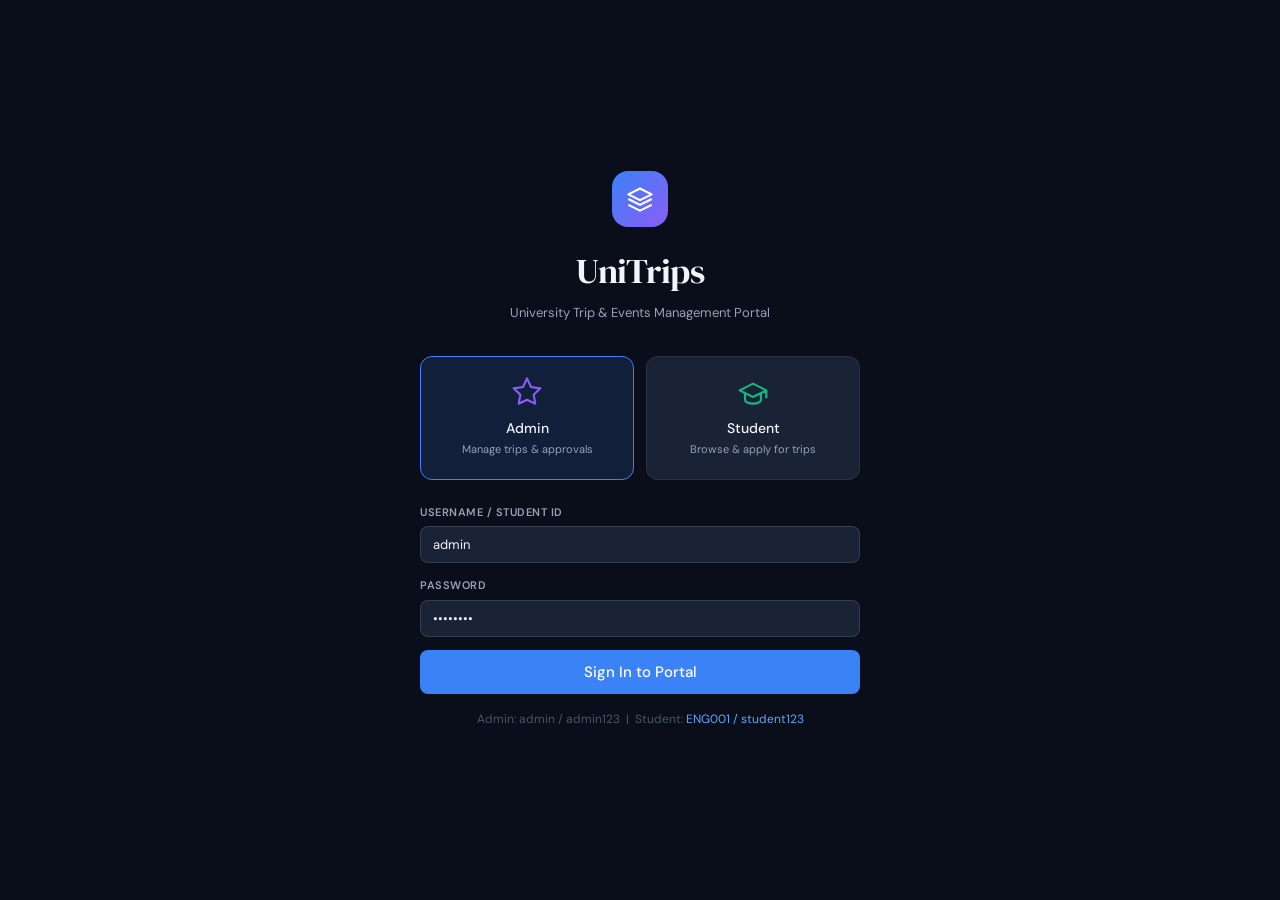
<file: index.html>
<!DOCTYPE html>
<html lang="en">
<head>
<meta charset="UTF-8">
<meta name="viewport" content="width=device-width, initial-scale=1.0">
<title>UniTrips — University Trip Management Portal</title>
<link href="https://fonts.googleapis.com/css2?family=DM+Serif+Display:ital@0;1&family=DM+Sans:wght@300;400;500;600&display=swap" rel="stylesheet">
<link rel="stylesheet" href="index.css">
</head>
<body>

<!-- ════════════════ LOGIN ════════════════ -->
<div id="login-screen">
  <div class="login-wrap">
    <div class="login-logo">
      <div class="logo-mark">
        <svg width="28" height="28" fill="none" viewBox="0 0 24 24"><path d="M12 3L2 8l10 5 10-5-10-5z" stroke="#fff" stroke-width="1.8" stroke-linejoin="round"/><path d="M2 12l10 5 10-5" stroke="#fff" stroke-width="1.8" stroke-linejoin="round"/><path d="M2 17l10 5 10-5" stroke="#fff" stroke-width="1.8" stroke-linejoin="round"/></svg>
      </div>
      <h1>UniTrips</h1>
      <p>University Trip &amp; Events Management Portal</p>
    </div>
    <div class="role-cards">
      <div class="role-card selected" onclick="selectRole('admin')" id="role-admin">
        <svg width="32" height="32" fill="none" viewBox="0 0 24 24"><path d="M12 1l3 6.5L22 8.5l-5 4.8 1.2 6.7L12 17l-6.2 3 1.2-6.7L2 8.5l7-.999L12 1z" stroke="#8b5cf6" stroke-width="1.6" stroke-linejoin="round"/></svg>
        <div class="role-name">Admin</div>
        <div class="role-desc">Manage trips &amp; approvals</div>
      </div>
      <div class="role-card" onclick="selectRole('student')" id="role-student">
        <svg width="32" height="32" fill="none" viewBox="0 0 24 24"><path d="M22 10v6M2 10l10-5 10 5-10 5-10-5z" stroke="#10b981" stroke-width="1.6" stroke-linejoin="round"/><path d="M6 12v5c0 1.657 2.686 3 6 3s6-1.343 6-3v-5" stroke="#10b981" stroke-width="1.6" stroke-linejoin="round"/></svg>
        <div class="role-name">Student</div>
        <div class="role-desc">Browse &amp; apply for trips</div>
      </div>
    </div>
    <div class="fg">
      <label>Username / Student ID</label>
      <input type="text" id="login-user" placeholder="e.g. admin or ENG001" value="admin">
    </div>
    <div class="fg">
      <label>Password</label>
      <input type="password" id="login-pass" placeholder="••••••••" value="admin123">
    </div>
    <button class="btn-login" onclick="doLogin()">Sign In to Portal</button>
    <div class="demo-hint">
      Admin: admin / admin123 &nbsp;|&nbsp; Student: <span onclick="fillStudent()">ENG001 / student123</span>
    </div>
  </div>
</div>

<!-- ════════════════ APP SHELL ════════════════ -->
<div id="app-shell">
  <div class="layout">
    <!-- SIDEBAR -->
    <div class="sidebar" id="sidebar">
      <div class="sidebar-header">
        <div class="sidebar-logo">
          <div class="mark">
            <svg width="16" height="16" fill="none" viewBox="0 0 24 24"><path d="M12 3L2 8l10 5 10-5-10-5z" stroke="#fff" stroke-width="2" stroke-linejoin="round"/><path d="M2 17l10 5 10-5M2 12l10 5 10-5" stroke="#fff" stroke-width="2" stroke-linejoin="round"/></svg>
          </div>
          <div><div class="brand">UniTrips</div><div class="ver">Portal v2.0</div></div>
        </div>
      </div>
      <div class="sidebar-user">
        <div class="avatar" id="sb-avatar"></div>
        <div><div class="user-name" id="sb-name"></div><div class="user-role" id="sb-role"></div></div>
      </div>
      <div id="sidebar-nav"></div>
      <div class="sidebar-footer">
        <div class="logout-btn" onclick="doLogout()">
          <svg width="15" height="15" fill="none" viewBox="0 0 24 24"><path d="M9 21H5a2 2 0 01-2-2V5a2 2 0 012-2h4M16 17l5-5-5-5M21 12H9" stroke="currentColor" stroke-width="1.8" stroke-linecap="round" stroke-linejoin="round"/></svg>
          Sign Out
        </div>
      </div>
    </div>

    <!-- MAIN -->
    <div class="main" id="main-content">
      <!-- panels injected here -->
    </div>
  </div>
</div>

<!-- MODAL -->
<div class="modal-backdrop" id="modal" onclick="maybeClose(event)">
  <div class="modal-box" id="modal-box"></div>
</div>

<!-- TOAST -->
<div class="toast-stack" id="toasts"></div>

<script src="index.js"></script>
</body>
</html>
</file>
<file: index.css>
:root {
  --bg: #0a0e1a;
  --bg2: #111827;
  --bg3: #1a2235;
  --bg4: #212d42;
  --accent: #3b82f6;
  --accent2: #60a5fa;
  --accent-glow: rgba(59,130,246,0.15);
  --gold: #f59e0b;
  --gold2: #fcd34d;
  --green: #10b981;
  --green2: #34d399;
  --red: #ef4444;
  --red2: #f87171;
  --purple: #8b5cf6;
  --purple2: #a78bfa;
  --orange: #f97316;
  --teal: #14b8a6;
  --text: #f1f5f9;
  --text2: #94a3b8;
  --text3: #475569;
  --border: rgba(255,255,255,0.07);
  --border2: rgba(255,255,255,0.12);
  --radius: 12px;
  --radius2: 8px;
  --shadow: 0 4px 24px rgba(0,0,0,0.4);
}
*{box-sizing:border-box;margin:0;padding:0}
html,body{height:100%;overflow-x:hidden}
body{font-family:'DM Sans',sans-serif;background:var(--bg);color:var(--text);min-height:100vh;font-size:14px;line-height:1.6}
h1,h2,h3{font-family:'DM Serif Display',serif;font-weight:400}

/* ── SCROLLBAR ── */
::-webkit-scrollbar{width:4px}
::-webkit-scrollbar-track{background:var(--bg2)}
::-webkit-scrollbar-thumb{background:var(--bg4);border-radius:2px}

/* ── LOGIN ── */
#login-screen{position:fixed;inset:0;background:var(--bg);display:flex;align-items:center;justify-content:center;z-index:1000;padding:1rem}
.login-wrap{width:100%;max-width:440px}
.login-logo{text-align:center;margin-bottom:2rem}
.login-logo h1{font-size:2.2rem;color:var(--text);letter-spacing:-0.5px}
.login-logo p{color:var(--text2);font-size:13px;margin-top:4px}
.login-logo .logo-mark{width:56px;height:56px;background:linear-gradient(135deg,var(--accent),var(--purple));border-radius:16px;display:flex;align-items:center;justify-content:center;margin:0 auto 1rem}
.role-cards{display:grid;grid-template-columns:1fr 1fr;gap:12px;margin-bottom:1.5rem}
.role-card{background:var(--bg3);border:1.5px solid var(--border);border-radius:var(--radius);padding:1.25rem;cursor:pointer;transition:all .2s;text-align:center}
.role-card:hover{border-color:var(--border2);background:var(--bg4)}
.role-card.selected{border-color:var(--accent);background:var(--accent-glow)}
.role-card svg{display:block;margin:0 auto .5rem}
.role-card .role-name{font-weight:500;font-size:14px}
.role-card .role-desc{font-size:11px;color:var(--text2);margin-top:2px}
.form-group{margin-bottom:1rem}
.form-group label{display:block;font-size:12px;color:var(--text2);margin-bottom:5px;font-weight:500;text-transform:uppercase;letter-spacing:.5px}
.form-group input{width:100%;background:var(--bg3);border:1px solid var(--border2);border-radius:var(--radius2);padding:10px 14px;color:var(--text);font-family:'DM Sans',sans-serif;font-size:14px;transition:border-color .2s}
.form-group input:focus{outline:none;border-color:var(--accent)}
.form-group input::placeholder{color:var(--text3)}
.btn-login{width:100%;padding:12px;background:var(--accent);border:none;border-radius:var(--radius2);color:#fff;font-family:'DM Sans',sans-serif;font-size:15px;font-weight:500;cursor:pointer;transition:all .2s}
.btn-login:hover{background:#2563eb;transform:translateY(-1px)}
.demo-hint{text-align:center;margin-top:1rem;font-size:12px;color:var(--text3)}
.demo-hint span{color:var(--accent2);cursor:pointer}
.demo-hint span:hover{text-decoration:underline}

/* ── APP SHELL ── */
#app-shell{display:none;height:100vh;flex-direction:column}
#app-shell.visible{display:flex}

/* ── SIDEBAR ── */
.layout{display:flex;flex:1;overflow:hidden}
.sidebar{width:230px;background:var(--bg2);border-right:1px solid var(--border);display:flex;flex-direction:column;flex-shrink:0;overflow-y:auto}
.sidebar-header{padding:1.25rem 1rem 1rem;border-bottom:1px solid var(--border)}
.sidebar-logo{display:flex;align-items:center;gap:10px}
.sidebar-logo .mark{width:32px;height:32px;background:linear-gradient(135deg,var(--accent),var(--purple));border-radius:8px;display:flex;align-items:center;justify-content:center;flex-shrink:0}
.sidebar-logo .brand{font-family:'DM Serif Display',serif;font-size:18px;color:var(--text)}
.sidebar-logo .ver{font-size:10px;color:var(--text3);margin-top:-2px}
.sidebar-user{padding:.85rem 1rem;border-bottom:1px solid var(--border);display:flex;align-items:center;gap:10px}
.avatar{width:34px;height:34px;border-radius:50%;display:flex;align-items:center;justify-content:center;font-weight:600;font-size:13px;flex-shrink:0}
.avatar.admin{background:linear-gradient(135deg,#7c3aed,#4f46e5);color:#fff}
.avatar.student{background:linear-gradient(135deg,#059669,#0284c7);color:#fff}
.user-name{font-size:13px;font-weight:500}
.user-role{font-size:11px;color:var(--text2)}
.nav-section{padding:.75rem 0}
.nav-label{font-size:10px;text-transform:uppercase;letter-spacing:1px;color:var(--text3);padding:0 1rem .4rem;font-weight:600}
.nav-item{display:flex;align-items:center;gap:10px;padding:.55rem 1rem;cursor:pointer;transition:all .15s;border-left:2px solid transparent;color:var(--text2);font-size:13px;font-weight:400}
.nav-item:hover{background:var(--bg3);color:var(--text)}
.nav-item.active{background:var(--accent-glow);border-left-color:var(--accent);color:var(--accent2);font-weight:500}
.nav-item svg{flex-shrink:0;opacity:.7}
.nav-item.active svg{opacity:1}
.nav-badge{margin-left:auto;background:var(--red);color:#fff;font-size:10px;font-weight:600;padding:1px 6px;border-radius:99px;min-width:16px;text-align:center}
.sidebar-footer{margin-top:auto;padding:1rem;border-top:1px solid var(--border)}
.logout-btn{display:flex;align-items:center;gap:8px;color:var(--text2);cursor:pointer;font-size:13px;padding:.4rem 0;transition:color .15s}
.logout-btn:hover{color:var(--red2)}

/* ── MAIN CONTENT ── */
.main{flex:1;overflow-y:auto;background:var(--bg)}
.page-header{padding:1.5rem 1.75rem 1rem;border-bottom:1px solid var(--border);display:flex;align-items:center;justify-content:space-between;gap:1rem;flex-wrap:wrap;background:var(--bg2)}
.page-title{font-family:'DM Serif Display',serif;font-size:1.5rem;color:var(--text)}
.page-sub{font-size:12px;color:var(--text2);margin-top:1px}
.header-actions{display:flex;gap:8px;align-items:center}
.content-area{padding:1.5rem 1.75rem}

/* ── PANELS ── */
.panel{display:none}.panel.active{display:block}

/* ── STAT CARDS ── */
.stats-grid{display:grid;grid-template-columns:repeat(auto-fit,minmax(140px,1fr));gap:12px;margin-bottom:1.5rem}
.stat-card{background:var(--bg2);border:1px solid var(--border);border-radius:var(--radius);padding:1.1rem 1.25rem;transition:border-color .2s;position:relative;overflow:hidden}
.stat-card::before{content:'';position:absolute;top:0;left:0;right:0;height:2px}
.stat-card.blue::before{background:var(--accent)}
.stat-card.gold::before{background:var(--gold)}
.stat-card.green::before{background:var(--green)}
.stat-card.purple::before{background:var(--purple)}
.stat-card.red::before{background:var(--red)}
.stat-card.teal::before{background:var(--teal)}
.stat-card:hover{border-color:var(--border2)}
.stat-icon{width:36px;height:36px;border-radius:9px;display:flex;align-items:center;justify-content:center;margin-bottom:.65rem}
.stat-icon.blue{background:rgba(59,130,246,.15)}
.stat-icon.gold{background:rgba(245,158,11,.15)}
.stat-icon.green{background:rgba(16,185,129,.15)}
.stat-icon.purple{background:rgba(139,92,246,.15)}
.stat-icon.red{background:rgba(239,68,68,.15)}
.stat-icon.teal{background:rgba(20,184,166,.15)}
.stat-label{font-size:11px;color:var(--text2);text-transform:uppercase;letter-spacing:.5px;font-weight:500}
.stat-value{font-size:24px;font-weight:600;margin:.2rem 0 .1rem;font-family:'DM Serif Display',serif}
.stat-change{font-size:11px;color:var(--text3)}

/* ── CARDS ── */
.card{background:var(--bg2);border:1px solid var(--border);border-radius:var(--radius);overflow:hidden}
.card-header{padding:1rem 1.25rem;border-bottom:1px solid var(--border);display:flex;align-items:center;justify-content:space-between;gap:.5rem;flex-wrap:wrap}
.card-title{font-size:14px;font-weight:500;color:var(--text)}
.card-body{padding:1.25rem}

/* ── TRIPS TABLE / CARDS ── */
.trip-item{background:var(--bg3);border:1px solid var(--border);border-radius:var(--radius);padding:1rem 1.25rem;margin-bottom:.65rem;display:flex;align-items:flex-start;gap:1rem;flex-wrap:wrap;transition:all .2s;cursor:pointer}
.trip-item:hover{border-color:var(--border2);background:var(--bg4)}
.trip-item-left{flex:1;min-width:180px}
.trip-dest-line{font-weight:500;font-size:15px;color:var(--text);margin-bottom:4px;font-family:'DM Serif Display',serif}
.trip-meta-row{display:flex;flex-wrap:wrap;gap:12px;font-size:12px;color:var(--text2);margin-bottom:6px}
.trip-meta-row span{display:flex;align-items:center;gap:4px}
.trip-tags{display:flex;gap:5px;flex-wrap:wrap}
.trip-item-right{display:flex;flex-direction:column;align-items:flex-end;gap:8px;flex-shrink:0}
.trip-budget{font-size:16px;font-weight:600;color:var(--accent2)}
.trip-actions-row{display:flex;gap:5px}

/* ── BADGES ── */
.badge{font-size:10px;font-weight:600;padding:2px 8px;border-radius:99px;display:inline-flex;align-items:center;gap:3px;letter-spacing:.3px}
.badge-academic{background:rgba(59,130,246,.2);color:#93c5fd}
.badge-cultural{background:rgba(16,185,129,.2);color:#6ee7b7}
.badge-research{background:rgba(245,158,11,.2);color:#fcd34d}
.badge-conference{background:rgba(139,92,246,.2);color:#c4b5fd}
.badge-sports{background:rgba(249,115,22,.2);color:#fdba74}
.badge-hackathon{background:rgba(236,72,153,.2);color:#f9a8d4}
.badge-pending{background:rgba(245,158,11,.2);color:#fcd34d}
.badge-approved{background:rgba(16,185,129,.2);color:#6ee7b7}
.badge-completed{background:rgba(59,130,246,.2);color:#93c5fd}
.badge-rejected{background:rgba(239,68,68,.2);color:#fca5a5}
.badge-dept{background:rgba(20,184,166,.2);color:#5eead4}

/* ── BUTTONS ── */
.btn{padding:7px 14px;border-radius:var(--radius2);font-family:'DM Sans',sans-serif;font-size:13px;font-weight:500;cursor:pointer;border:1px solid transparent;transition:all .18s;display:inline-flex;align-items:center;gap:5px}
.btn-primary{background:var(--accent);color:#fff;border-color:var(--accent)}
.btn-primary:hover{background:#2563eb}
.btn-ghost{background:transparent;color:var(--text2);border-color:var(--border2)}
.btn-ghost:hover{background:var(--bg3);color:var(--text)}
.btn-success{background:rgba(16,185,129,.2);color:var(--green2);border-color:rgba(16,185,129,.3)}
.btn-success:hover{background:rgba(16,185,129,.3)}
.btn-danger{background:rgba(239,68,68,.15);color:var(--red2);border-color:rgba(239,68,68,.3)}
.btn-danger:hover{background:rgba(239,68,68,.25)}
.btn-warn{background:rgba(245,158,11,.15);color:var(--gold2);border-color:rgba(245,158,11,.3)}
.btn-warn:hover{background:rgba(245,158,11,.25)}
.btn-sm{padding:4px 10px;font-size:12px}
.btn-xs{padding:3px 8px;font-size:11px}
.btn:active{transform:scale(.97)}

/* ── FORMS ── */
.fg{display:flex;flex-direction:column;gap:5px;margin-bottom:.85rem}
.fg label{font-size:11px;color:var(--text2);font-weight:600;text-transform:uppercase;letter-spacing:.5px}
.fg input,.fg select,.fg textarea{background:var(--bg3);border:1px solid var(--border2);border-radius:var(--radius2);padding:9px 12px;color:var(--text);font-family:'DM Sans',sans-serif;font-size:13px;transition:border-color .2s;width:100%}
.fg input:focus,.fg select:focus,.fg textarea:focus{outline:none;border-color:var(--accent)}
.fg select option{background:var(--bg3)}
.fg textarea{resize:vertical;min-height:80px}
.fg input::placeholder,.fg textarea::placeholder{color:var(--text3)}
.fgrid{display:grid;grid-template-columns:repeat(auto-fit,minmax(180px,1fr));gap:.75rem}
.full{grid-column:1/-1}

/* ── NOTIFICATIONS ── */
.notif-item{display:flex;gap:12px;padding:.9rem 1rem;border-bottom:1px solid var(--border);transition:background .15s}
.notif-item:last-child{border-bottom:none}
.notif-item:hover{background:var(--bg3)}
.notif-item.unread{background:rgba(59,130,246,.05)}
.notif-dot-wrap{flex-shrink:0;padding-top:4px}
.notif-dot{width:8px;height:8px;border-radius:50%;background:var(--accent)}
.notif-dot.unread{background:var(--accent)}
.notif-dot.read{background:var(--text3)}
.notif-body{flex:1}
.notif-title{font-size:13px;font-weight:500;color:var(--text);margin-bottom:2px}
.notif-msg{font-size:12px;color:var(--text2);margin-bottom:4px}
.notif-foot{display:flex;gap:10px;font-size:11px;color:var(--text3)}

/* ── CALENDAR ── */
.cal-nav{display:flex;align-items:center;justify-content:space-between;margin-bottom:1rem}
.cal-month{font-family:'DM Serif Display',serif;font-size:1.2rem}
.cal-grid{display:grid;grid-template-columns:repeat(7,1fr);gap:2px}
.cal-head{text-align:center;font-size:10px;font-weight:600;color:var(--text3);text-transform:uppercase;letter-spacing:.5px;padding:6px 0}
.cal-cell{min-height:64px;background:var(--bg3);border:1px solid var(--border);border-radius:6px;padding:4px;transition:border-color .15s}
.cal-cell:hover{border-color:var(--border2)}
.cal-cell.other{background:var(--bg);opacity:.5}
.cal-cell.today{border-color:var(--accent)}
.cal-num{font-size:11px;font-weight:500;margin-bottom:2px;color:var(--text2)}
.cal-cell.today .cal-num{color:var(--accent2);font-weight:600}
.cal-ev{font-size:9px;padding:1px 5px;border-radius:3px;margin-bottom:1px;overflow:hidden;text-overflow:ellipsis;white-space:nowrap;cursor:pointer}
.ev-a{background:rgba(59,130,246,.3);color:#93c5fd}
.ev-c{background:rgba(16,185,129,.3);color:#6ee7b7}
.ev-r{background:rgba(245,158,11,.3);color:#fcd34d}
.ev-co{background:rgba(139,92,246,.3);color:#c4b5fd}
.ev-s{background:rgba(249,115,22,.3);color:#fdba74}
.ev-h{background:rgba(236,72,153,.3);color:#f9a8d4}

/* ── ROSTER TABLE ── */
.tbl-wrap{overflow-x:auto}
.data-tbl{width:100%;border-collapse:collapse;font-size:13px}
.data-tbl th{text-align:left;padding:8px 12px;font-size:11px;font-weight:600;color:var(--text3);text-transform:uppercase;letter-spacing:.5px;border-bottom:1px solid var(--border)}
.data-tbl td{padding:9px 12px;border-bottom:1px solid var(--border);color:var(--text2)}
.data-tbl tr:last-child td{border-bottom:none}
.data-tbl tr:hover td{background:var(--bg3);color:var(--text)}

/* ── BUDGET BAR ── */
.bbar-row{margin-bottom:.6rem}
.bbar-head{display:flex;justify-content:space-between;font-size:12px;margin-bottom:4px}
.bbar-label{color:var(--text2)}
.bbar-val{color:var(--text);font-weight:500}
.bbar-track{height:6px;background:var(--bg4);border-radius:99px;overflow:hidden}
.bbar-fill{height:100%;border-radius:99px;transition:width .4s}

/* ── MODAL ── */
.modal-backdrop{display:none;position:fixed;inset:0;background:rgba(0,0,0,.6);z-index:500;align-items:center;justify-content:center;padding:1rem}
.modal-backdrop.open{display:flex}
.modal-box{background:var(--bg2);border:1px solid var(--border2);border-radius:16px;width:100%;max-width:580px;max-height:90vh;overflow-y:auto;box-shadow:var(--shadow)}
.modal-header{padding:1.25rem 1.5rem;border-bottom:1px solid var(--border);display:flex;align-items:center;justify-content:space-between}
.modal-title{font-family:'DM Serif Display',serif;font-size:1.2rem}
.modal-close{width:28px;height:28px;border-radius:50%;border:1px solid var(--border2);background:transparent;cursor:pointer;display:flex;align-items:center;justify-content:center;color:var(--text2);transition:all .15s}
.modal-close:hover{background:var(--bg4);color:var(--text)}
.modal-body{padding:1.5rem}
.modal-foot{padding:1rem 1.5rem;border-top:1px solid var(--border);display:flex;justify-content:flex-end;gap:8px}
.detail-row{display:flex;justify-content:space-between;align-items:center;padding:7px 0;border-bottom:1px solid var(--border);font-size:13px}
.detail-row:last-child{border-bottom:none}
.detail-key{color:var(--text2)}
.detail-val{color:var(--text);font-weight:500}

/* ── TOAST ── */
.toast-stack{position:fixed;bottom:1.5rem;right:1.5rem;display:flex;flex-direction:column;gap:6px;z-index:999}
.toast{background:var(--bg2);border:1px solid var(--border2);border-radius:var(--radius2);padding:10px 16px;font-size:13px;display:flex;align-items:center;gap:8px;box-shadow:var(--shadow);opacity:0;transform:translateY(12px);transition:all .25s;min-width:200px}
.toast.show{opacity:1;transform:translateY(0)}
.toast.success{border-color:rgba(16,185,129,.4)}
.toast.error{border-color:rgba(239,68,68,.4)}
.toast .t-dot{width:7px;height:7px;border-radius:50%;flex-shrink:0}
.toast.success .t-dot{background:var(--green)}
.toast.error .t-dot{background:var(--red)}
.toast.info .t-dot{background:var(--accent)}

/* ── APPROVAL STEPS ── */
.workflow-steps{display:flex;align-items:center;gap:0;margin-bottom:1.5rem}
.wstep{flex:1;text-align:center;position:relative}
.wstep:not(:last-child)::after{content:'';position:absolute;top:14px;left:calc(50% + 16px);right:calc(-50% + 16px);height:1px;background:var(--border2)}
.wstep-dot{width:28px;height:28px;border-radius:50%;border:2px solid var(--border2);display:flex;align-items:center;justify-content:center;margin:0 auto .4rem;font-size:11px;font-weight:600;background:var(--bg3);color:var(--text3);position:relative;z-index:1}
.wstep.done .wstep-dot{background:var(--green);border-color:var(--green);color:#fff}
.wstep.active .wstep-dot{background:var(--accent);border-color:var(--accent);color:#fff}
.wstep-label{font-size:10px;color:var(--text3);text-transform:uppercase;letter-spacing:.5px;font-weight:500}
.wstep.done .wstep-label{color:var(--green2)}
.wstep.active .wstep-label{color:var(--accent2)}

/* ── STUDENT BANNER ── */
.welcome-banner{background:linear-gradient(135deg,rgba(59,130,246,.15),rgba(139,92,246,.15));border:1px solid rgba(59,130,246,.2);border-radius:var(--radius);padding:1.25rem 1.5rem;margin-bottom:1.5rem;display:flex;align-items:center;gap:1rem;flex-wrap:wrap}
.wb-icon{width:48px;height:48px;border-radius:12px;background:rgba(59,130,246,.2);display:flex;align-items:center;justify-content:center;flex-shrink:0}
.wb-text .wb-title{font-family:'DM Serif Display',serif;font-size:1.15rem;color:var(--text)}
.wb-text .wb-sub{font-size:12px;color:var(--text2);margin-top:2px}

/* ── APPLY CARD ── */
.apply-card{background:linear-gradient(135deg,rgba(16,185,129,.08),rgba(20,184,166,.08));border:1px solid rgba(16,185,129,.2);border-radius:var(--radius);padding:1rem 1.25rem;display:flex;align-items:center;justify-content:space-between;gap:1rem;flex-wrap:wrap;margin-bottom:.65rem;cursor:pointer;transition:all .2s}
.apply-card:hover{border-color:rgba(16,185,129,.4);background:rgba(16,185,129,.12)}

/* ── SEARCH BAR ── */
.search-row{display:flex;gap:8px;flex-wrap:wrap;margin-bottom:1rem}
.search-input-wrap{position:relative;flex:1;min-width:160px}
.search-input-wrap svg{position:absolute;left:10px;top:50%;transform:translateY(-50%);pointer-events:none}
.search-input-wrap input{padding-left:34px}
.search-input-wrap input{background:var(--bg3);border:1px solid var(--border2);border-radius:var(--radius2);padding:8px 12px 8px 34px;color:var(--text);font-family:'DM Sans',sans-serif;font-size:13px;width:100%;transition:border-color .2s}
.search-input-wrap input:focus{outline:none;border-color:var(--accent)}
.filter-select{background:var(--bg3);border:1px solid var(--border2);border-radius:var(--radius2);padding:8px 12px;color:var(--text);font-family:'DM Sans',sans-serif;font-size:13px;cursor:pointer}
.filter-select option{background:var(--bg3)}

/* ── PROGRESS ── */
.progress-wrap{background:var(--bg4);border-radius:99px;height:6px;overflow:hidden;margin-top:4px}
.progress-fill{height:100%;border-radius:99px;background:var(--accent)}

/* ── EMPTY STATE ── */
.empty-state{text-align:center;padding:3rem 1rem;color:var(--text2)}
.empty-state svg{opacity:.3;margin:0 auto .75rem;display:block}
.empty-state p{font-size:14px}

/* ── GRID HELPERS ── */
.g2{display:grid;grid-template-columns:repeat(auto-fit,minmax(280px,1fr));gap:1rem;margin-bottom:1rem}
</file>
<file: frontend/css/index.css>
:root {
  --bg: #0a0e1a;
  --bg2: #111827;
  --bg3: #1a2235;
  --bg4: #212d42;
  --accent: #3b82f6;
  --accent2: #60a5fa;
  --accent-glow: rgba(59,130,246,0.15);
  --gold: #f59e0b;
  --gold2: #fcd34d;
  --green: #10b981;
  --green2: #34d399;
  --red: #ef4444;
  --red2: #f87171;
  --purple: #8b5cf6;
  --purple2: #a78bfa;
  --orange: #f97316;
  --teal: #14b8a6;
  --text: #f1f5f9;
  --text2: #94a3b8;
  --text3: #475569;
  --border: rgba(255,255,255,0.07);
  --border2: rgba(255,255,255,0.12);
  --radius: 12px;
  --radius2: 8px;
  --shadow: 0 4px 24px rgba(0,0,0,0.4);
}
*{box-sizing:border-box;margin:0;padding:0}
html,body{height:100%;overflow-x:hidden}
body{font-family:'DM Sans',sans-serif;background:var(--bg);color:var(--text);min-height:100vh;font-size:14px;line-height:1.6}
h1,h2,h3{font-family:'DM Serif Display',serif;font-weight:400}

/* ── SCROLLBAR ── */
::-webkit-scrollbar{width:4px}
::-webkit-scrollbar-track{background:var(--bg2)}
::-webkit-scrollbar-thumb{background:var(--bg4);border-radius:2px}

/* ── LOGIN ── */
#login-screen{position:fixed;inset:0;background:var(--bg);display:flex;align-items:center;justify-content:center;z-index:1000;padding:1rem}
.login-wrap{width:100%;max-width:440px}
.login-logo{text-align:center;margin-bottom:2rem}
.login-logo h1{font-size:2.2rem;color:var(--text);letter-spacing:-0.5px}
.login-logo p{color:var(--text2);font-size:13px;margin-top:4px}
.login-logo .logo-mark{width:56px;height:56px;background:linear-gradient(135deg,var(--accent),var(--purple));border-radius:16px;display:flex;align-items:center;justify-content:center;margin:0 auto 1rem}
.role-cards{display:grid;grid-template-columns:1fr 1fr;gap:12px;margin-bottom:1.5rem}
.role-card{background:var(--bg3);border:1.5px solid var(--border);border-radius:var(--radius);padding:1.25rem;cursor:pointer;transition:all .2s;text-align:center}
.role-card:hover{border-color:var(--border2);background:var(--bg4)}
.role-card.selected{border-color:var(--accent);background:var(--accent-glow)}
.role-card svg{display:block;margin:0 auto .5rem}
.role-card .role-name{font-weight:500;font-size:14px}
.role-card .role-desc{font-size:11px;color:var(--text2);margin-top:2px}
.form-group{margin-bottom:1rem}
.form-group label{display:block;font-size:12px;color:var(--text2);margin-bottom:5px;font-weight:500;text-transform:uppercase;letter-spacing:.5px}
.form-group input{width:100%;background:var(--bg3);border:1px solid var(--border2);border-radius:var(--radius2);padding:10px 14px;color:var(--text);font-family:'DM Sans',sans-serif;font-size:14px;transition:border-color .2s}
.form-group input:focus{outline:none;border-color:var(--accent)}
.form-group input::placeholder{color:var(--text3)}
.btn-login{width:100%;padding:12px;background:var(--accent);border:none;border-radius:var(--radius2);color:#fff;font-family:'DM Sans',sans-serif;font-size:15px;font-weight:500;cursor:pointer;transition:all .2s}
.btn-login:hover{background:#2563eb;transform:translateY(-1px)}
.demo-hint{text-align:center;margin-top:1rem;font-size:12px;color:var(--text3)}
.demo-hint span{color:var(--accent2);cursor:pointer}
.demo-hint span:hover{text-decoration:underline}

/* ── APP SHELL ── */
#app-shell{display:none;height:100vh;flex-direction:column}
#app-shell.visible{display:flex}

/* ── SIDEBAR ── */
.layout{display:flex;flex:1;overflow:hidden}
.sidebar{width:230px;background:var(--bg2);border-right:1px solid var(--border);display:flex;flex-direction:column;flex-shrink:0;overflow-y:auto}
.sidebar-header{padding:1.25rem 1rem 1rem;border-bottom:1px solid var(--border)}
.sidebar-logo{display:flex;align-items:center;gap:10px}
.sidebar-logo .mark{width:32px;height:32px;background:linear-gradient(135deg,var(--accent),var(--purple));border-radius:8px;display:flex;align-items:center;justify-content:center;flex-shrink:0}
.sidebar-logo .brand{font-family:'DM Serif Display',serif;font-size:18px;color:var(--text)}
.sidebar-logo .ver{font-size:10px;color:var(--text3);margin-top:-2px}
.sidebar-user{padding:.85rem 1rem;border-bottom:1px solid var(--border);display:flex;align-items:center;gap:10px}
.avatar{width:34px;height:34px;border-radius:50%;display:flex;align-items:center;justify-content:center;font-weight:600;font-size:13px;flex-shrink:0}
.avatar.admin{background:linear-gradient(135deg,#7c3aed,#4f46e5);color:#fff}
.avatar.student{background:linear-gradient(135deg,#059669,#0284c7);color:#fff}
.user-name{font-size:13px;font-weight:500}
.user-role{font-size:11px;color:var(--text2)}
.nav-section{padding:.75rem 0}
.nav-label{font-size:10px;text-transform:uppercase;letter-spacing:1px;color:var(--text3);padding:0 1rem .4rem;font-weight:600}
.nav-item{display:flex;align-items:center;gap:10px;padding:.55rem 1rem;cursor:pointer;transition:all .15s;border-left:2px solid transparent;color:var(--text2);font-size:13px;font-weight:400}
.nav-item:hover{background:var(--bg3);color:var(--text)}
.nav-item.active{background:var(--accent-glow);border-left-color:var(--accent);color:var(--accent2);font-weight:500}
.nav-item svg{flex-shrink:0;opacity:.7}
.nav-item.active svg{opacity:1}
.nav-badge{margin-left:auto;background:var(--red);color:#fff;font-size:10px;font-weight:600;padding:1px 6px;border-radius:99px;min-width:16px;text-align:center}
.sidebar-footer{margin-top:auto;padding:1rem;border-top:1px solid var(--border)}
.logout-btn{display:flex;align-items:center;gap:8px;color:var(--text2);cursor:pointer;font-size:13px;padding:.4rem 0;transition:color .15s}
.logout-btn:hover{color:var(--red2)}

/* ── MAIN CONTENT ── */
.main{flex:1;overflow-y:auto;background:var(--bg)}
.page-header{padding:1.5rem 1.75rem 1rem;border-bottom:1px solid var(--border);display:flex;align-items:center;justify-content:space-between;gap:1rem;flex-wrap:wrap;background:var(--bg2)}
.page-title{font-family:'DM Serif Display',serif;font-size:1.5rem;color:var(--text)}
.page-sub{font-size:12px;color:var(--text2);margin-top:1px}
.header-actions{display:flex;gap:8px;align-items:center}
.content-area{padding:1.5rem 1.75rem}

/* ── PANELS ── */
.panel{display:none}.panel.active{display:block}

/* ── STAT CARDS ── */
.stats-grid{display:grid;grid-template-columns:repeat(auto-fit,minmax(140px,1fr));gap:12px;margin-bottom:1.5rem}
.stat-card{background:var(--bg2);border:1px solid var(--border);border-radius:var(--radius);padding:1.1rem 1.25rem;transition:border-color .2s;position:relative;overflow:hidden}
.stat-card::before{content:'';position:absolute;top:0;left:0;right:0;height:2px}
.stat-card.blue::before{background:var(--accent)}
.stat-card.gold::before{background:var(--gold)}
.stat-card.green::before{background:var(--green)}
.stat-card.purple::before{background:var(--purple)}
.stat-card.red::before{background:var(--red)}
.stat-card.teal::before{background:var(--teal)}
.stat-card:hover{border-color:var(--border2)}
.stat-icon{width:36px;height:36px;border-radius:9px;display:flex;align-items:center;justify-content:center;margin-bottom:.65rem}
.stat-icon.blue{background:rgba(59,130,246,.15)}
.stat-icon.gold{background:rgba(245,158,11,.15)}
.stat-icon.green{background:rgba(16,185,129,.15)}
.stat-icon.purple{background:rgba(139,92,246,.15)}
.stat-icon.red{background:rgba(239,68,68,.15)}
.stat-icon.teal{background:rgba(20,184,166,.15)}
.stat-label{font-size:11px;color:var(--text2);text-transform:uppercase;letter-spacing:.5px;font-weight:500}
.stat-value{font-size:24px;font-weight:600;margin:.2rem 0 .1rem;font-family:'DM Serif Display',serif}
.stat-change{font-size:11px;color:var(--text3)}

/* ── CARDS ── */
.card{background:var(--bg2);border:1px solid var(--border);border-radius:var(--radius);overflow:hidden}
.card-header{padding:1rem 1.25rem;border-bottom:1px solid var(--border);display:flex;align-items:center;justify-content:space-between;gap:.5rem;flex-wrap:wrap}
.card-title{font-size:14px;font-weight:500;color:var(--text)}
.card-body{padding:1.25rem}

/* ── TRIPS TABLE / CARDS ── */
.trip-item{background:var(--bg3);border:1px solid var(--border);border-radius:var(--radius);padding:1rem 1.25rem;margin-bottom:.65rem;display:flex;align-items:flex-start;gap:1rem;flex-wrap:wrap;transition:all .2s;cursor:pointer}
.trip-item:hover{border-color:var(--border2);background:var(--bg4)}
.trip-item-left{flex:1;min-width:180px}
.trip-dest-line{font-weight:500;font-size:15px;color:var(--text);margin-bottom:4px;font-family:'DM Serif Display',serif}
.trip-meta-row{display:flex;flex-wrap:wrap;gap:12px;font-size:12px;color:var(--text2);margin-bottom:6px}
.trip-meta-row span{display:flex;align-items:center;gap:4px}
.trip-tags{display:flex;gap:5px;flex-wrap:wrap}
.trip-item-right{display:flex;flex-direction:column;align-items:flex-end;gap:8px;flex-shrink:0}
.trip-budget{font-size:16px;font-weight:600;color:var(--accent2)}
.trip-actions-row{display:flex;gap:5px}

/* ── BADGES ── */
.badge{font-size:10px;font-weight:600;padding:2px 8px;border-radius:99px;display:inline-flex;align-items:center;gap:3px;letter-spacing:.3px}
.badge-academic{background:rgba(59,130,246,.2);color:#93c5fd}
.badge-cultural{background:rgba(16,185,129,.2);color:#6ee7b7}
.badge-research{background:rgba(245,158,11,.2);color:#fcd34d}
.badge-conference{background:rgba(139,92,246,.2);color:#c4b5fd}
.badge-sports{background:rgba(249,115,22,.2);color:#fdba74}
.badge-hackathon{background:rgba(236,72,153,.2);color:#f9a8d4}
.badge-pending{background:rgba(245,158,11,.2);color:#fcd34d}
.badge-approved{background:rgba(16,185,129,.2);color:#6ee7b7}
.badge-completed{background:rgba(59,130,246,.2);color:#93c5fd}
.badge-rejected{background:rgba(239,68,68,.2);color:#fca5a5}
.badge-dept{background:rgba(20,184,166,.2);color:#5eead4}

/* ── BUTTONS ── */
.btn{padding:7px 14px;border-radius:var(--radius2);font-family:'DM Sans',sans-serif;font-size:13px;font-weight:500;cursor:pointer;border:1px solid transparent;transition:all .18s;display:inline-flex;align-items:center;gap:5px}
.btn-primary{background:var(--accent);color:#fff;border-color:var(--accent)}
.btn-primary:hover{background:#2563eb}
.btn-ghost{background:transparent;color:var(--text2);border-color:var(--border2)}
.btn-ghost:hover{background:var(--bg3);color:var(--text)}
.btn-success{background:rgba(16,185,129,.2);color:var(--green2);border-color:rgba(16,185,129,.3)}
.btn-success:hover{background:rgba(16,185,129,.3)}
.btn-danger{background:rgba(239,68,68,.15);color:var(--red2);border-color:rgba(239,68,68,.3)}
.btn-danger:hover{background:rgba(239,68,68,.25)}
.btn-warn{background:rgba(245,158,11,.15);color:var(--gold2);border-color:rgba(245,158,11,.3)}
.btn-warn:hover{background:rgba(245,158,11,.25)}
.btn-sm{padding:4px 10px;font-size:12px}
.btn-xs{padding:3px 8px;font-size:11px}
.btn:active{transform:scale(.97)}

/* ── FORMS ── */
.fg{display:flex;flex-direction:column;gap:5px;margin-bottom:.85rem}
.fg label{font-size:11px;color:var(--text2);font-weight:600;text-transform:uppercase;letter-spacing:.5px}
.fg input,.fg select,.fg textarea{background:var(--bg3);border:1px solid var(--border2);border-radius:var(--radius2);padding:9px 12px;color:var(--text);font-family:'DM Sans',sans-serif;font-size:13px;transition:border-color .2s;width:100%}
.fg input:focus,.fg select:focus,.fg textarea:focus{outline:none;border-color:var(--accent)}
.fg select option{background:var(--bg3)}
.fg textarea{resize:vertical;min-height:80px}
.fg input::placeholder,.fg textarea::placeholder{color:var(--text3)}
.fgrid{display:grid;grid-template-columns:repeat(auto-fit,minmax(180px,1fr));gap:.75rem}
.full{grid-column:1/-1}

/* ── NOTIFICATIONS ── */
.notif-item{display:flex;gap:12px;padding:.9rem 1rem;border-bottom:1px solid var(--border);transition:background .15s}
.notif-item:last-child{border-bottom:none}
.notif-item:hover{background:var(--bg3)}
.notif-item.unread{background:rgba(59,130,246,.05)}
.notif-dot-wrap{flex-shrink:0;padding-top:4px}
.notif-dot{width:8px;height:8px;border-radius:50%;background:var(--accent)}
.notif-dot.unread{background:var(--accent)}
.notif-dot.read{background:var(--text3)}
.notif-body{flex:1}
.notif-title{font-size:13px;font-weight:500;color:var(--text);margin-bottom:2px}
.notif-msg{font-size:12px;color:var(--text2);margin-bottom:4px}
.notif-foot{display:flex;gap:10px;font-size:11px;color:var(--text3)}

/* ── CALENDAR ── */
.cal-nav{display:flex;align-items:center;justify-content:space-between;margin-bottom:1rem}
.cal-month{font-family:'DM Serif Display',serif;font-size:1.2rem}
.cal-grid{display:grid;grid-template-columns:repeat(7,1fr);gap:2px}
.cal-head{text-align:center;font-size:10px;font-weight:600;color:var(--text3);text-transform:uppercase;letter-spacing:.5px;padding:6px 0}
.cal-cell{min-height:64px;background:var(--bg3);border:1px solid var(--border);border-radius:6px;padding:4px;transition:border-color .15s}
.cal-cell:hover{border-color:var(--border2)}
.cal-cell.other{background:var(--bg);opacity:.5}
.cal-cell.today{border-color:var(--accent)}
.cal-num{font-size:11px;font-weight:500;margin-bottom:2px;color:var(--text2)}
.cal-cell.today .cal-num{color:var(--accent2);font-weight:600}
.cal-ev{font-size:9px;padding:1px 5px;border-radius:3px;margin-bottom:1px;overflow:hidden;text-overflow:ellipsis;white-space:nowrap;cursor:pointer}
.ev-a{background:rgba(59,130,246,.3);color:#93c5fd}
.ev-c{background:rgba(16,185,129,.3);color:#6ee7b7}
.ev-r{background:rgba(245,158,11,.3);color:#fcd34d}
.ev-co{background:rgba(139,92,246,.3);color:#c4b5fd}
.ev-s{background:rgba(249,115,22,.3);color:#fdba74}
.ev-h{background:rgba(236,72,153,.3);color:#f9a8d4}

/* ── ROSTER TABLE ── */
.tbl-wrap{overflow-x:auto}
.data-tbl{width:100%;border-collapse:collapse;font-size:13px}
.data-tbl th{text-align:left;padding:8px 12px;font-size:11px;font-weight:600;color:var(--text3);text-transform:uppercase;letter-spacing:.5px;border-bottom:1px solid var(--border)}
.data-tbl td{padding:9px 12px;border-bottom:1px solid var(--border);color:var(--text2)}
.data-tbl tr:last-child td{border-bottom:none}
.data-tbl tr:hover td{background:var(--bg3);color:var(--text)}

/* ── BUDGET BAR ── */
.bbar-row{margin-bottom:.6rem}
.bbar-head{display:flex;justify-content:space-between;font-size:12px;margin-bottom:4px}
.bbar-label{color:var(--text2)}
.bbar-val{color:var(--text);font-weight:500}
.bbar-track{height:6px;background:var(--bg4);border-radius:99px;overflow:hidden}
.bbar-fill{height:100%;border-radius:99px;transition:width .4s}

/* ── MODAL ── */
.modal-backdrop{display:none;position:fixed;inset:0;background:rgba(0,0,0,.6);z-index:500;align-items:center;justify-content:center;padding:1rem}
.modal-backdrop.open{display:flex}
.modal-box{background:var(--bg2);border:1px solid var(--border2);border-radius:16px;width:100%;max-width:580px;max-height:90vh;overflow-y:auto;box-shadow:var(--shadow)}
.modal-header{padding:1.25rem 1.5rem;border-bottom:1px solid var(--border);display:flex;align-items:center;justify-content:space-between}
.modal-title{font-family:'DM Serif Display',serif;font-size:1.2rem}
.modal-close{width:28px;height:28px;border-radius:50%;border:1px solid var(--border2);background:transparent;cursor:pointer;display:flex;align-items:center;justify-content:center;color:var(--text2);transition:all .15s}
.modal-close:hover{background:var(--bg4);color:var(--text)}
.modal-body{padding:1.5rem}
.modal-foot{padding:1rem 1.5rem;border-top:1px solid var(--border);display:flex;justify-content:flex-end;gap:8px}
.detail-row{display:flex;justify-content:space-between;align-items:center;padding:7px 0;border-bottom:1px solid var(--border);font-size:13px}
.detail-row:last-child{border-bottom:none}
.detail-key{color:var(--text2)}
.detail-val{color:var(--text);font-weight:500}

/* ── TOAST ── */
.toast-stack{position:fixed;bottom:1.5rem;right:1.5rem;display:flex;flex-direction:column;gap:6px;z-index:999}
.toast{background:var(--bg2);border:1px solid var(--border2);border-radius:var(--radius2);padding:10px 16px;font-size:13px;display:flex;align-items:center;gap:8px;box-shadow:var(--shadow);opacity:0;transform:translateY(12px);transition:all .25s;min-width:200px}
.toast.show{opacity:1;transform:translateY(0)}
.toast.success{border-color:rgba(16,185,129,.4)}
.toast.error{border-color:rgba(239,68,68,.4)}
.toast .t-dot{width:7px;height:7px;border-radius:50%;flex-shrink:0}
.toast.success .t-dot{background:var(--green)}
.toast.error .t-dot{background:var(--red)}
.toast.info .t-dot{background:var(--accent)}

/* ── APPROVAL STEPS ── */
.workflow-steps{display:flex;align-items:center;gap:0;margin-bottom:1.5rem}
.wstep{flex:1;text-align:center;position:relative}
.wstep:not(:last-child)::after{content:'';position:absolute;top:14px;left:calc(50% + 16px);right:calc(-50% + 16px);height:1px;background:var(--border2)}
.wstep-dot{width:28px;height:28px;border-radius:50%;border:2px solid var(--border2);display:flex;align-items:center;justify-content:center;margin:0 auto .4rem;font-size:11px;font-weight:600;background:var(--bg3);color:var(--text3);position:relative;z-index:1}
.wstep.done .wstep-dot{background:var(--green);border-color:var(--green);color:#fff}
.wstep.active .wstep-dot{background:var(--accent);border-color:var(--accent);color:#fff}
.wstep-label{font-size:10px;color:var(--text3);text-transform:uppercase;letter-spacing:.5px;font-weight:500}
.wstep.done .wstep-label{color:var(--green2)}
.wstep.active .wstep-label{color:var(--accent2)}

/* ── STUDENT BANNER ── */
.welcome-banner{background:linear-gradient(135deg,rgba(59,130,246,.15),rgba(139,92,246,.15));border:1px solid rgba(59,130,246,.2);border-radius:var(--radius);padding:1.25rem 1.5rem;margin-bottom:1.5rem;display:flex;align-items:center;gap:1rem;flex-wrap:wrap}
.wb-icon{width:48px;height:48px;border-radius:12px;background:rgba(59,130,246,.2);display:flex;align-items:center;justify-content:center;flex-shrink:0}
.wb-text .wb-title{font-family:'DM Serif Display',serif;font-size:1.15rem;color:var(--text)}
.wb-text .wb-sub{font-size:12px;color:var(--text2);margin-top:2px}

/* ── APPLY CARD ── */
.apply-card{background:linear-gradient(135deg,rgba(16,185,129,.08),rgba(20,184,166,.08));border:1px solid rgba(16,185,129,.2);border-radius:var(--radius);padding:1rem 1.25rem;display:flex;align-items:center;justify-content:space-between;gap:1rem;flex-wrap:wrap;margin-bottom:.65rem;cursor:pointer;transition:all .2s}
.apply-card:hover{border-color:rgba(16,185,129,.4);background:rgba(16,185,129,.12)}

/* ── SEARCH BAR ── */
.search-row{display:flex;gap:8px;flex-wrap:wrap;margin-bottom:1rem}
.search-input-wrap{position:relative;flex:1;min-width:160px}
.search-input-wrap svg{position:absolute;left:10px;top:50%;transform:translateY(-50%);pointer-events:none}
.search-input-wrap input{padding-left:34px}
.search-input-wrap input{background:var(--bg3);border:1px solid var(--border2);border-radius:var(--radius2);padding:8px 12px 8px 34px;color:var(--text);font-family:'DM Sans',sans-serif;font-size:13px;width:100%;transition:border-color .2s}
.search-input-wrap input:focus{outline:none;border-color:var(--accent)}
.filter-select{background:var(--bg3);border:1px solid var(--border2);border-radius:var(--radius2);padding:8px 12px;color:var(--text);font-family:'DM Sans',sans-serif;font-size:13px;cursor:pointer}
.filter-select option{background:var(--bg3)}

/* ── PROGRESS ── */
.progress-wrap{background:var(--bg4);border-radius:99px;height:6px;overflow:hidden;margin-top:4px}
.progress-fill{height:100%;border-radius:99px;background:var(--accent)}  

/* ── EMPTY STATE ── */
.empty-state{text-align:center;padding:3rem 1rem;color:var(--text2)}
.empty-state svg{opacity:.3;margin:0 auto .75rem;display:block}
.empty-state p{font-size:14px}

/* ── GRID HELPERS ── */
.g2{display:grid;grid-template-columns:repeat(auto-fit,minmax(280px,1fr));gap:1rem;margin-bottom:1rem}
</file>
